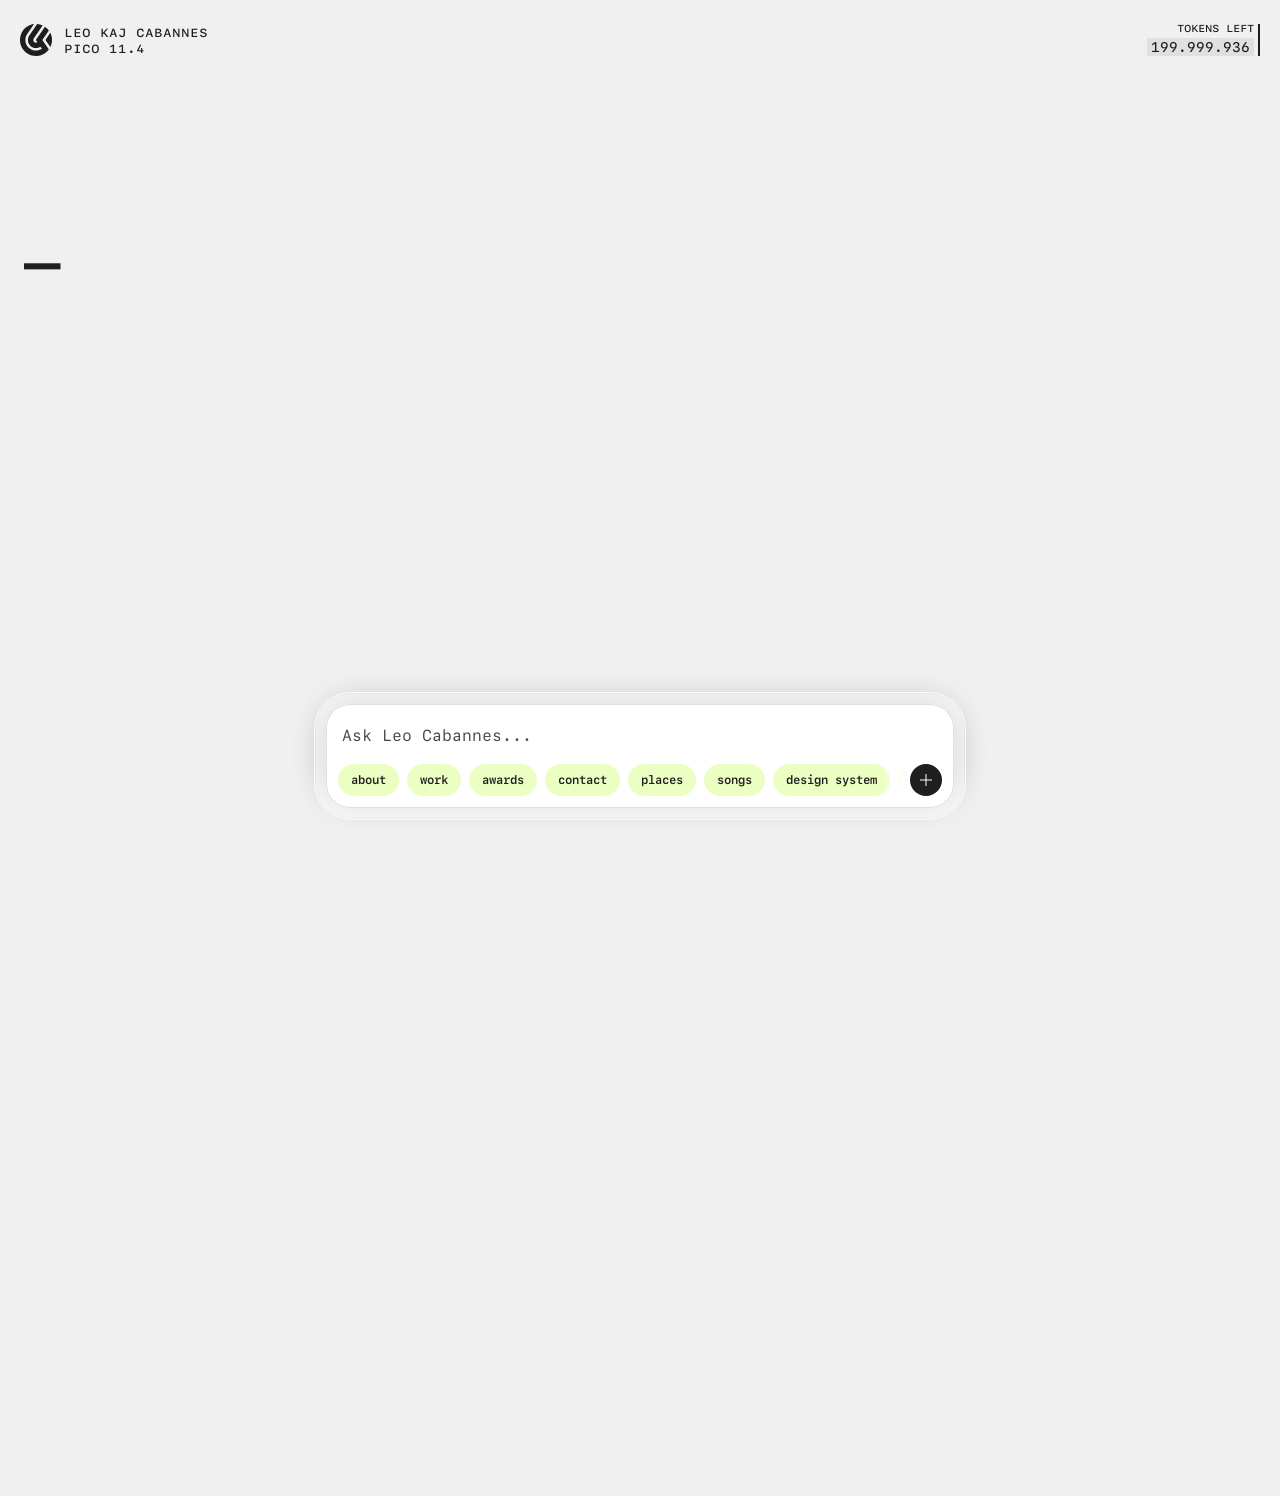
<file: index.html>
<!DOCTYPE html>
<html lang="en">
<head>
  <meta charset="UTF-8" />
  <meta name="viewport" content="width=device-width, initial-scale=1.0, viewport-fit=cover" />
  <title>Leo Cabannes — Human-centered designer crafting with, for, and within AI</title>
  <meta name="description" content="Portfolio of Leo Cabannes, Lead Designer (UX/UI) at Artefact in Paris, designing GenAI use cases for Business Intelligence." />
  <link rel="icon" type="image/svg+xml" href="assets/logo.svg" />
  <link rel="stylesheet" href="tokens.css?v=141" />
  <link rel="stylesheet" href="styles.css?v=239" />
</head>
<body
  data-screen="home"
  data-page-layout="hero"
  data-menu="closed"
  data-page-text-pending="true"
  data-shell-intro="playing"
  data-routing="hash"
>
  <div class="site-shell">

  <!-- SVG icon defs reused across the site -->
  <svg width="0" height="0" style="position:absolute" aria-hidden="true" focusable="false">
    <defs>
      <symbol id="i-corner-down-right" viewBox="0 0 24 24">
        <path d="M6 7v4a3 3 0 0 0 3 3h9m0 0-4-4m4 4-4 4" fill="none" stroke="currentColor" stroke-width="1" stroke-linecap="round" stroke-linejoin="round"/>
      </symbol>
      <symbol id="i-chevron-left" viewBox="0 0 24 24">
        <path d="m15 6-6 6 6 6" fill="none" stroke="currentColor" stroke-linecap="round" stroke-linejoin="round"/>
      </symbol>
      <symbol id="i-plus" viewBox="0 0 24 24">
        <path d="M12.5 11.5H18V12.5H12.5V18H11.5V12.5H6V11.5H11.5V6H12.5V11.5Z" fill="currentColor"/>
      </symbol>
      <symbol id="i-share" viewBox="0 0 24 24">
        <path d="M13 6.5H17.5V11" fill="none" stroke="currentColor" stroke-width="1" stroke-linecap="round" stroke-linejoin="round"/>
        <path d="M10 6.5H8.5C7.39543 6.5 6.5 7.39543 6.5 8.5V15.5C6.5 16.6046 7.39543 17.5 8.5 17.5H15.5C16.6046 17.5 17.5 16.6046 17.5 15.5V14" fill="none" stroke="currentColor" stroke-width="1" stroke-linecap="round"/>
        <path d="M17.5 6.5L12 12" fill="none" stroke="currentColor" stroke-width="1" stroke-linecap="round"/>
      </symbol>
      <symbol id="i-like" viewBox="0 0 24 24">
        <path d="M6.5 10.5C6.5 9.94772 6.94772 9.5 7.5 9.5H8C8.55228 9.5 9 9.94772 9 10.5V16.5C9 17.0523 8.55228 17.5 8 17.5H7.5C6.94772 17.5 6.5 17.0523 6.5 16.5V10.5Z" fill="none" stroke="currentColor" stroke-width="1"/>
        <path d="M12.2802 5.15761L9.20214 9.23261C9.07102 9.40619 9.00009 9.61778 9.00008 9.83531L8.99993 16.5C8.99992 17.0523 9.44764 17.5 9.99993 17.5L13.6576 17.5C15.0342 17.5 16.2341 16.5631 16.568 15.2276L17.3786 11.9851C17.6942 10.7228 16.7395 9.49999 15.4384 9.49999L12.9999 9.49999L13.6303 8.55852C14.4242 7.37281 14.0497 5.76283 12.8139 5.04934C12.6342 4.94558 12.4053 4.99201 12.2802 5.15761Z" fill="none" stroke="currentColor" stroke-width="1" stroke-linejoin="round"/>
      </symbol>
    </defs>
  </svg>

  <div class="safari-top-tint">
    <header class="top-bar site-header" data-shell-header>
      <a class="logo logo-lg logo-lg--topbar" href="#home" data-target="home" aria-label="Leo Cabannes home">
        <img src="assets/logo.svg" alt="" />
      </a>
      <div class="site-identity" aria-label="Portfolio identity">
        <span class="site-identity__name" data-leet-role="topbar" data-leet-text>Leo Kaj Cabannes</span>
        <button class="site-identity__version" type="button" aria-haspopup="listbox" aria-expanded="false" data-leet-role="topbar" data-leet-text>
          Pico 11.4
        </button>
      </div>

      <div class="token-counter" aria-label="Tokens left">
        <div class="token-counter__control">
          <div class="token-counter__stack">
            <span class="token-counter__label" data-leet-role="topbar" data-leet-text>Tokens left</span>
            <span class="token-counter__value" data-token-counter data-token-target="200000000">0</span>
          </div>
          <span class="token-counter__marker" aria-hidden="true"></span>
        </div>
      </div>
    </header>
  </div>

  <main id="main-content" class="app">
    <!-- =================== HOME =================== -->
    <section
      class="screen page page--hero"
      data-screen-name="home"
      data-default-screen
      data-page-layout="hero"
      data-page-intro="shell"
      aria-labelledby="home-title"
    >
      <a class="logo logo-lg page-logo--mobile" href="#home" data-target="home" aria-label="Leo Cabannes home">
        <img src="assets/logo.svg" alt="" />
      </a>

      <div class="page-hero">
        <h1 id="home-title" class="h1 page-title" data-leet-text>Human-centered designer crafting with, for, and within AI_</h1>
        <div class="page-content">
          <div class="message" data-message>
            <div class="message__body" data-message-body>
              <p class="lede" data-leet-text>Hello, world! I&rsquo;m a Paris based Lead Designer with 10 years of experience shipping B2B/B2C, AI-native and data-heavy digital products. I partner with stakeholders, PMs, data scientists and engineers to turn complex use cases into intuitive, scalable and measurable user experiences.</p>
              <p class="lede" data-leet-text>Recently I&rsquo;ve been focused on AI-assisted research, agentic workflows, and AI coding tools to frame opportunities, test product hypotheses, reduce ambiguity and move faster from product vision to impactful solutions.</p>
              <div class="message__continuation" data-reveal-on-scroll>
                <p class="lede" data-leet-text>Lorem ipsum dolor sit amet, consectetur adipiscing elit. Integer posuere, erat at commodo facilisis, lectus justo varius lorem, vitae luctus neque mauris sed est.</p>
                <p class="lede" data-leet-text>Sed ut perspiciatis unde omnis iste natus error sit voluptatem accusantium doloremque laudantium, totam rem aperiam eaque ipsa quae ab illo inventore.</p>
                <p class="lede" data-leet-text>At vero eos et accusamus et iusto odio dignissimos ducimus qui blanditiis praesentium voluptatum deleniti atque corrupti quos dolores.</p>
              </div>
            </div>

            <div class="message-actions" data-message-actions data-message-actions-state="hidden" data-message-actions-corrected="false" aria-label="Message actions">
              <div class="message-actions__buttons">
                <button type="button" class="message-action" data-action="share-message" aria-label="Share this message" title="Share">
                  <svg aria-hidden="true"><use href="#i-share"/></svg>
                </button>
                <button type="button" class="message-action" data-action="rate-message" data-rating="like" aria-label="Like this message" aria-pressed="false" title="Like">
                  <svg aria-hidden="true"><use href="#i-like"/></svg>
                </button>
                <button type="button" class="message-action message-action--dislike" data-action="rate-message" data-rating="dislike" aria-label="Dislike this message" aria-pressed="false" title="Dislike">
                  <svg aria-hidden="true"><use href="#i-like"/></svg>
                </button>
              </div>
              <time class="message-actions__time" data-message-generated-at data-leet-text aria-label="Message generated at"></time>
            </div>
          </div>

          <div class="suggestions" data-reveal-on-scroll aria-label="Suggested prompts">
          <p class="suggestions__title" data-leet-text data-viewport-fade>Dive deeper</p>
            <button type="button" class="suggestion" data-target="about" data-suggestion-state="hidden">
              <svg class="suggestion__icon" aria-hidden="true"><use href="#i-corner-down-right"/></svg>
              <span data-leet-text>Tell me more about yourself</span>
            </button>
            <button type="button" class="suggestion" data-target="work" data-href="work/" data-suggestion-state="hidden">
              <svg class="suggestion__icon" aria-hidden="true"><use href="#i-corner-down-right"/></svg>
              <span data-leet-text>Show me your latest work</span>
            </button>
            <button type="button" class="suggestion" data-target="contact" data-suggestion-state="hidden">
              <svg class="suggestion__icon" aria-hidden="true"><use href="#i-corner-down-right"/></svg>
              <span data-leet-text>How can I contact you?</span>
            </button>
          </div>
        </div>
      </div>
    </section>

    <!-- =================== ABOUT =================== -->
    <section class="screen page page--conversation" data-screen-name="about" data-page-layout="conversation" aria-labelledby="about-title" hidden>
      <header class="top-bar top-bar--conversation">
        <button type="button" class="back-button" data-action="back" data-viewport-fade aria-label="Go back">
          <svg class="back-button__icon" aria-hidden="true"><use href="#i-chevron-left"/></svg>
        </button>
        <h1 id="about-title" class="chat-bubble chat-bubble--selected question-chip" data-leet-grow="intrinsic" data-viewport-fade>
          <span class="chip__copy">
            <span class="chip__muted" data-leet-text>Tell me more</span>
            <span class="chip__keyword" data-leet-text>about</span>
            <span class="chip__muted" data-leet-text>yourself</span>
          </span>
        </h1>
      </header>

      <div class="subpage-content">
        <a class="logo logo-sm" href="#home" data-target="home" data-assistant-avatar data-assistant-avatar-state="hidden" data-viewport-fade aria-label="Leo Cabannes home">
          <img src="assets/logo.svg" alt="" />
        </a>

        <div class="message" data-message>
          <div class="message__body answer" data-message-body>
            <p data-reveal-on-scroll data-leet-text>Bonjour !</p>
            <p data-reveal-on-scroll data-leet-text>I&rsquo;m Leo, a <strong>Lead Designer (UX/UI)</strong> based in Paris managing a small team of researchers and product designers at Artefact.</p>
            <p data-reveal-on-scroll data-leet-text>Lately my focus has been on designing <strong>GenAI use cases</strong> for Business Intelligence. This pushed me to dig further into data analysis and data engineering, curious to discover how better data foundations can inspire innovative problem-solving products and/or features.</p>
            <p data-reveal-on-scroll data-leet-text>When I&rsquo;m not working, you might come across me and my bike in the train, heading out for a <strong>day-long gravel ride</strong> somewhere in France.</p>
          </div>

          <div class="message-actions" data-message-actions data-message-actions-state="hidden" data-message-actions-corrected="false" aria-label="Message actions">
            <div class="message-actions__buttons">
              <button type="button" class="message-action" data-action="share-message" aria-label="Share this message" title="Share">
                <svg aria-hidden="true"><use href="#i-share"/></svg>
              </button>
              <button type="button" class="message-action" data-action="rate-message" data-rating="like" aria-label="Like this message" aria-pressed="false" title="Like">
                <svg aria-hidden="true"><use href="#i-like"/></svg>
              </button>
              <button type="button" class="message-action message-action--dislike" data-action="rate-message" data-rating="dislike" aria-label="Dislike this message" aria-pressed="false" title="Dislike">
                <svg aria-hidden="true"><use href="#i-like"/></svg>
              </button>
            </div>
            <time class="message-actions__time" data-message-generated-at data-leet-text aria-label="Message generated at"></time>
          </div>
        </div>

        <div class="suggestions" data-reveal-on-scroll aria-label="Suggested prompts">
          <p class="suggestions__title" data-leet-text data-viewport-fade>Dive deeper</p>
          <button type="button" class="suggestion" data-target="work" data-href="work/" data-suggestion-state="hidden">
            <svg class="suggestion__icon" aria-hidden="true"><use href="#i-corner-down-right"/></svg>
            <span data-leet-text>Where have you worked?</span>
          </button>
          <button type="button" class="suggestion" data-target="about" data-suggestion-state="hidden">
            <svg class="suggestion__icon" aria-hidden="true"><use href="#i-corner-down-right"/></svg>
            <span data-leet-text>What schools did you go to?</span>
          </button>
        </div>
      </div>
    </section>

  </main>

  <!-- =================== CHAT INPUT (global, fixed) =================== -->
  <!-- Overlay sits OUTSIDE .chatbox-wrap on purpose: the wrap has a transform
       which would otherwise turn it into a containing block, breaking the
       overlay's fixed positioning and putting it above the chatbox in the
       stacking order. -->
  <div class="chatbox-overlay" data-action="close-menu" aria-hidden="true"></div>

  <nav class="chatbox-wrap" aria-label="Portfolio navigation">
    <div class="chatbox-clip">
      <div class="chatbox">
       <div class="chatbox__inner">
        <div class="chatbox__prompt">Ask Leo Cabannes...</div>

        <div class="chatbox__menu">
          <div class="chatbox__options" data-state="collapsed">
            <!-- Collapsed: small chips, single keyword -->
            <button type="button" class="chip chip--sm" data-target="about">about</button>
            <button type="button" class="chip chip--sm" data-target="work" data-href="work/">work</button>
            <button type="button" class="chip chip--sm" data-target="awards">awards</button>
            <button type="button" class="chip chip--sm" data-target="contact">contact</button>
            <button type="button" class="chip chip--sm" data-target="places">places</button>
            <button type="button" class="chip chip--sm" data-target="songs">songs</button>
            <button type="button" class="chip chip--sm" data-target="design-system" data-href="design-system/">design system</button>
            <button type="button" class="chip chip--sm" data-action="toggle-dark">dark mode</button>
          </div>

          <div class="chatbox__options chatbox__options--expanded" data-state="expanded">
            <!-- Expanded: big chips, framing words + keyword -->
            <button type="button" class="chat-bubble chip chip--bg" data-target="about">
              <span class="chip__copy">
                <span class="chip__muted" data-leet-text>Tell me more</span>
                <span class="chip__keyword" data-leet-text>about</span>
                <span class="chip__muted" data-leet-text>yourself</span>
              </span>
            </button>
            <button type="button" class="chat-bubble chip chip--bg" data-target="work" data-href="work/">
              <span class="chip__copy">
                <span class="chip__muted" data-leet-text>Show me your latest</span>
                <span class="chip__keyword" data-leet-text>work</span>
              </span>
            </button>
            <button type="button" class="chat-bubble chip chip--bg" data-target="awards">
              <span class="chip__copy">
                <span class="chip__muted" data-leet-text>Show me what</span>
                <span class="chip__keyword" data-leet-text>awards</span>
                <span class="chip__muted" data-leet-text>you&rsquo;ve got</span>
              </span>
            </button>
            <button type="button" class="chat-bubble chip chip--bg" data-target="contact">
              <span class="chip__copy">
                <span class="chip__muted" data-leet-text>How can I</span>
                <span class="chip__keyword" data-leet-text>contact</span>
                <span class="chip__muted" data-leet-text>you?</span>
              </span>
            </button>
            <button type="button" class="chat-bubble chip chip--bg" data-target="places">
              <span class="chip__copy">
                <span class="chip__muted" data-leet-text>Any favourite</span>
                <span class="chip__keyword" data-leet-text>places</span>
                <span class="chip__muted" data-leet-text>in Paris?</span>
              </span>
            </button>
            <button type="button" class="chat-bubble chip chip--bg" data-target="songs">
              <span class="chip__copy">
                <span class="chip__muted" data-leet-text>What are your top 10</span>
                <span class="chip__keyword" data-leet-text>songs</span>
                <span class="chip__muted" data-leet-text>?</span>
              </span>
            </button>
            <button type="button" class="chat-bubble chip chip--bg" data-target="design-system" data-href="design-system/">
              <span class="chip__copy">
                <span class="chip__muted" data-leet-text>Let me see the</span>
                <span class="chip__keyword" data-leet-text>design system</span>
              </span>
            </button>
            <button type="button" class="chat-bubble chip chip--bg" data-action="toggle-dark">
              <span class="chip__copy">
                <span class="chip__muted" data-leet-text>Switch to</span>
                <span class="chip__keyword" data-leet-text>dark mode</span>
              </span>
            </button>
          </div>

          <button type="button" class="menu-btn" data-action="toggle-menu" aria-label="Open suggestions" aria-expanded="false">
            <span class="menu-btn__label" data-leet-text data-leet-role="menu">close</span>
            <span class="menu-btn__icon">
              <svg aria-hidden="true"><use href="#i-plus"/></svg>
            </span>
          </button>
        </div>
       </div>
      </div>
    </div>
  </nav>

  </div>

  <script src="script.js?v=196"></script>
</body>
</html>
</file>
<file: tokens.css>
/* =============================================================
   Design tokens — LKC Portfolio
   Source of truth for colors, type, space, radii, shadows, etc.
   Each token group cites the Figma variable name in a comment
   so the system stays traceable to the design file.
   ============================================================= */

@font-face {
  font-family: "SF Mono Local";
  src: url("assets/fonts/SF-Mono-Light.otf") format("opentype");
  font-weight: 300;
  font-style: normal;
  font-display: swap;
}

@font-face {
  font-family: "SF Mono Local";
  src: url("assets/fonts/SF-Mono-LightItalic.otf") format("opentype");
  font-weight: 300;
  font-style: italic;
  font-display: swap;
}

@font-face {
  font-family: "SF Mono Local";
  src: url("assets/fonts/SF-Mono-Regular.otf") format("opentype");
  font-weight: 400;
  font-style: normal;
  font-display: swap;
}

@font-face {
  font-family: "SF Mono Local";
  src: url("assets/fonts/SF-Mono-RegularItalic.otf") format("opentype");
  font-weight: 400;
  font-style: italic;
  font-display: swap;
}

@font-face {
  font-family: "SF Mono Local";
  src: url("assets/fonts/SF-Mono-Medium.otf") format("opentype");
  font-weight: 500;
  font-style: normal;
  font-display: swap;
}

@font-face {
  font-family: "SF Mono Local";
  src: url("assets/fonts/SF-Mono-MediumItalic.otf") format("opentype");
  font-weight: 500;
  font-style: italic;
  font-display: swap;
}

@font-face {
  font-family: "SF Mono Local";
  src: url("assets/fonts/SF-Mono-Semibold.otf") format("opentype");
  font-weight: 600;
  font-style: normal;
  font-display: swap;
}

@font-face {
  font-family: "SF Mono Local";
  src: url("assets/fonts/SF-Mono-SemiboldItalic.otf") format("opentype");
  font-weight: 600;
  font-style: italic;
  font-display: swap;
}

@font-face {
  font-family: "SF Mono Local";
  src: url("assets/fonts/SF-Mono-Bold.otf") format("opentype");
  font-weight: 700;
  font-style: normal;
  font-display: swap;
}

@font-face {
  font-family: "SF Mono Local";
  src: url("assets/fonts/SF-Mono-BoldItalic.otf") format("opentype");
  font-weight: 700;
  font-style: italic;
  font-display: swap;
}

@font-face {
  font-family: "SF Mono Local";
  src: url("assets/fonts/SF-Mono-Heavy.otf") format("opentype");
  font-weight: 800;
  font-style: normal;
  font-display: swap;
}

@font-face {
  font-family: "SF Mono Local";
  src: url("assets/fonts/SF-Mono-HeavyItalic.otf") format("opentype");
  font-weight: 800;
  font-style: italic;
  font-display: swap;
}

:root {
  /* Colors (12) */
  --bg-page: #f0f0f0;
  --bg-surface: #ffffff;
  --bg-accent: #80c800;
  --bg-accent-subtle: #ebffc2;
  --bg-inverse: #1e1e1e;
  --fg-default: #1e1e1e;
  --fg-muted: #474747;
  --fg-accent: #80c800;
  --fg-leet-muted: #a8a8a8;
  --fg-on-dark: #ffffff;
  --border-default: #e0e0e0;
  --border-glass: rgba(255, 255, 255, 0.62);

  /* Spacing (10) — 4px base grid */
  --space-1: 4px;
  --space-2: 8px;
  --space-3: 12px;
  --space-4: 16px;
  --space-5: 20px;
  --space-6: 24px;
  --space-7: 28px;
  --space-8: 32px;
  --space-10: 40px;
  --space-14: 56px;

  /* Typography (12) */
  --font-family: "SF Mono Local", "SF Mono", "SFMono-Regular", ui-monospace, Menlo, Monaco, Consolas, monospace;
  --fw-regular: 400;
  --fw-medium: 500;
  --fw-semibold: 600;
  --fw-bold: 700;
  --fz-h1: 32px;
  --fz-body: 16px;
  --fz-paragraph: 14px;
  --fz-button-sm: 12px;
  --lh-h1: 36px;
  --lh-body: 24px;
  --lh-button-sm: 16px;

  /* Borders and radii (7) */
  --radius-action: 4px;
  --radius-sm: 8px;
  --radius-md: 24px;
  --radius-lg: 36px;
  --radius-chip: 40px;
  --size-icon: 24px;
  --stroke-thin: 1px;

  /* Effects and motion (5) */
  --shadow-floating: 0 4px 16px 4px rgba(0, 0, 0, 0.08);
  --shadow-leet-glow: 0 0 3px rgba(128, 200, 0, 0.95), 0 0 9px rgba(128, 200, 0, 0.72);
  --blur-glass: 12px;
  --easing-default: cubic-bezier(0.2, 0.8, 0.2, 1);
  --duration-fast: 150ms;
}
</file>
<file: styles.css>
/* =============================================================
   styles.css — base + components
   Shared foundations live in tokens.css. Component geometry stays local.
   ============================================================= */

/* =========================================================
   Reset
   ========================================================= */
*, *::before, *::after { box-sizing: border-box; }
html, body { margin: 0; padding: 0; }
button { font: inherit; color: inherit; background: none; border: 0; padding: 0; cursor: pointer; }
a { color: inherit; text-decoration: none; }
img { display: block; max-width: 100%; }
[hidden] { display: none !important; }

/* Responsive implementation values. These are component configuration,
   not portfolio-wide design decisions. */
:root {
  --frame-max: 402px;
  --gutter: var(--space-6);
  --safe-bottom: max(env(safe-area-inset-bottom), var(--space-4));
  --page-viewport-height: 100vh;
  --subpage-content-top: 80px;
  --subpage-content-item-gap: var(--space-3);
  --subpage-scroll-bottom: calc(var(--space-3) + 128px + var(--space-10));
  --project-card-reveal-duration: 480ms;
  --project-card-reveal-stagger: 120ms;
  --project-card-reveal-offset: 12px;
  --project-image-reveal-delay: 160ms;
  --viewport-reveal-threshold: 0.05;
}

/* =========================================================
   Page
   ========================================================= */
html {
  -webkit-text-size-adjust: 100%;
  background: var(--bg-page);
}

html:has(body[data-menu="open"]),
body[data-menu="open"] {
  overflow: hidden;
  overscroll-behavior: none;
}

body[data-menu="open"] {
  touch-action: none;
}

body {
  font-family: var(--font-family);
  font-size: var(--fz-body);
  line-height: var(--lh-body);
  color: var(--fg-default);
  background: transparent;
  min-height: var(--page-viewport-height);
  display: block;
  -webkit-font-smoothing: antialiased;
  -moz-osx-font-smoothing: grayscale;
}

/* Safari 26+ samples the direct background of qualifying fixed elements near
   the viewport edge when tinting its browser chrome. This wrapper contains the
   top bar while keeping its gradient separate from the filtered navbar layer. */
.safari-top-tint {
  display: contents;
}

@media (max-width: 767px) {
  @supports (-webkit-touch-callout: none) {
    .safari-top-tint {
      display: block;
      position: fixed;
      top: 0;
      left: 0;
      width: 100%;
      height: 80px;
      margin: 0;
      padding: 0;
      background: linear-gradient(
        to bottom,
        #f0f0f0 0,
        #f0f0f0 8px,
        rgba(240, 240, 240, 0.96) 17px,
        rgba(240, 240, 240, 0.84) 26px,
        rgba(240, 240, 240, 0.68) 35px,
        rgba(240, 240, 240, 0.5) 44px,
        rgba(240, 240, 240, 0.32) 53px,
        rgba(240, 240, 240, 0.16) 62px,
        rgba(240, 240, 240, 0.04) 71px,
        rgba(240, 240, 240, 0) 80px
      );
      pointer-events: none;
      z-index: 1000;
    }

    .safari-top-tint > .site-header {
      position: relative;
      top: auto;
      left: auto;
      pointer-events: auto;
    }
  }
}

.site-shell {
  width: 100%;
  min-height: var(--page-viewport-height);
  background: var(--bg-page);
}

.app {
  width: 100%;
  max-width: 100%;
  margin-inline: auto;
  min-height: var(--page-viewport-height);
  padding: var(--space-8) var(--gutter) calc(180px + var(--space-10) + var(--safe-bottom));
  position: relative;
}

/* =========================================================
   Screens
   ========================================================= */
.screen {
  display: flex;
  flex-direction: column;
  gap: var(--space-7);
}

/* Hero pages fill the viewport; the global chatbox overlays their bottom area. */
.screen[data-page-layout="hero"] {
  min-height: var(--page-viewport-height);
}
/* Hero pages own their vertical spacing so they can start at y=0 and
   grow naturally when its content needs to scroll behind the fixed chatbox. */
body[data-page-layout="hero"] .app {
  padding-top: 0;
  padding-bottom: 0;
}
.screen[data-page-layout="hero"] {
  justify-content: safe center;
  gap: 0;
  padding: 112px 0 180px;
}

.screen:not([data-page-layout="hero"]) {
  padding-top: 0;
  gap: var(--space-6);
}

body[data-screen="work"] .screen[data-page-layout="conversation"] {
  gap: calc(var(--space-6) * 2);
}

body[data-screen="work"] .message__body > .project-grid {
  margin-top: 0;
}

body:not([data-page-layout="hero"]) .app {
  padding-top: var(--subpage-content-top);
  padding-bottom: var(--subpage-scroll-bottom);
}

.subpage-content {
  display: flex;
  flex-direction: column;
  gap: 0;
  width: 100%;
  min-width: 0;
}

.subpage-content > .logo-sm {
  margin-top: 0;
}

.subpage-content > .logo-sm + .message {
  margin-top: var(--space-6);
}

[data-assistant-avatar] {
  opacity: 0;
  transform: scale(0.84);
  transform-origin: center;
  transition:
    opacity 250ms var(--easing-default),
    transform 250ms cubic-bezier(0.34, 1.15, 0.64, 1);
}

[data-assistant-avatar-state="visible"] {
  opacity: 1;
  transform: scale(1);
}

.subpage-content .project-grid {
  gap: var(--subpage-content-item-gap);
}
/* =========================================================
   Top bars (global shell + conversation variant)
   ========================================================= */
.top-bar {
  padding-top: var(--space-6);
}

.top-bar--conversation {
  display: grid;
  grid-template-columns: 44px minmax(0, 1fr);
  align-items: start;
  column-gap: var(--space-3);
  width: 100%;
  padding-top: 0px;
  min-height: 44px;
}

.top-bar--conversation > .back-button {
  grid-column: 1;
  grid-row: 1;
}

.top-bar--conversation > .question-chip {
  grid-column: 2;
  grid-row: 1;
  justify-self: end;
  width: fit-content;
  min-width: 0;
  max-width: 100%;
}

/* =========================================================
   Logo
   ========================================================= */
.logo { display: block; }
.logo img { width: 100%; height: 100%; }

.logo-lg { width: var(--space-14); height: var(--space-14); margin-bottom: 0; }
.logo-sm { width: 44px; height: 44px; margin-top: var(--space-6); }

/* =========================================================
   Back button
   ========================================================= */
.back-button {
  inline-size: 44px;
  block-size: 44px;
  flex: 0 0 44px;
  border-radius: var(--radius-lg);
  display: inline-flex;
  align-items: center;
  justify-content: center;
  color: var(--fg-default);
  background-color: rgba(255, 255, 255, 0.48);
  border: var(--stroke-thin) solid var(--border-glass);
  box-shadow: inset 0 1px 0 rgba(255, 255, 255, 0.24), inset 0 0 0 var(--stroke-thin) rgba(0, 0, 0, 0.03);
  backdrop-filter: blur(6px) saturate(180%);
  -webkit-backdrop-filter: blur(6px) saturate(180%);
  transition: background-color var(--duration-fast)
    var(--easing-default);
  -webkit-tap-highlight-color: transparent;
}

@media (hover: hover) {
  .back-button:hover {
    background-color: rgba(0, 0, 0, 0.04);
  }
}

.back-button:active {
  background-color: rgba(0, 0, 0, 0.08);
}

.back-button__icon {
  inline-size: var(--size-icon);
  block-size: var(--size-icon);
}

.back-button__icon :where(path, line, polyline) {
  stroke-width: var(--stroke-thin);
}

/* Page-level state for a chat bubble representing the user's prompt. */
.question-chip {
  margin: 0;
}

/* =========================================================
   Typography blocks
   ========================================================= */
.h1 {
  margin: 0;
  font-family: var(--font-family);
  font-size: var(--fz-h1);
  line-height: var(--lh-h1);
  font-weight: var(--fw-bold);
  color: var(--fg-default);
}

.lede {
  margin: var(--space-3) 0 0 0;
  font-size: var(--fz-paragraph);
  line-height: var(--lh-body);
  font-weight: var(--fw-regular);
  letter-spacing: 0;
  color: var(--fg-muted);
}

.page-hero {
  display: flex;
  flex-direction: column;
  gap: var(--space-3);
}

.site-header {
  position: sticky;
  top: 0;
  left: auto;
  width: calc(100vw - (2 * var(--space-6)));
  height: 80px;
  z-index: 30;
  padding: 0;
  margin: 0 auto;
  transform: none;
  transition: transform 300ms ease-in-out;
}

.site-header::before {
  content: "";
  position: absolute;
  top: 0;
  left: 50%;
  width: 100vw;
  height: 80px;
  z-index: 0;
  pointer-events: none;
  background: transparent;
  backdrop-filter: blur(8px);
  -webkit-backdrop-filter: blur(8px);
  mask-image: linear-gradient(
    to bottom,
    #000 0%,
    #000 35%,
    transparent 100%
  );
  -webkit-mask-image: linear-gradient(
    to bottom,
    #000 0%,
    #000 35%,
    transparent 100%
  );
  transform: translateX(-50%);
}

.site-header::after {
  content: none;
}

.site-header > * {
  z-index: 2;
}

.site-header .logo-lg--topbar {
  display: none;
}

.page-logo--mobile {
  flex: 0 0 var(--space-14);
  margin-bottom: var(--space-6);
}

.screen[data-page-layout="hero"] .page-hero {
  gap: var(--space-6);
  margin-bottom: 0;
}

.screen[data-page-layout="hero"] .lede {
  margin: 0;
}

.page-content {
  display: flex;
  flex-direction: column;
  gap: var(--space-10);
}

.message {
  display: flex;
  flex-direction: column;
  gap: var(--space-6);
  width: 100%;
}

.message__body {
  display: flex;
  flex-direction: column;
  gap: var(--space-6);
}

.message__body > .lede {
  margin: 0;
}

.message__continuation {
  display: flex;
  flex-direction: column;
  gap: var(--space-6);
}

.message__continuation > .lede {
  margin: 0;
}

.message-actions {
  display: flex;
  align-items: center;
  justify-content: flex-start;
  gap: var(--space-5);
  width: 100%;
  height: var(--space-6);
  color: var(--fg-muted);
}

.message-actions__buttons {
  display: flex;
  align-items: center;
  gap: var(--space-3);
  height: 100%;
}

.message-action {
  --message-action-index: 0;
  display: inline-flex;
  align-items: center;
  justify-content: center;
  width: var(--space-6);
  height: var(--space-6);
  border-radius: var(--radius-action);
  color: var(--fg-leet-muted);
  opacity: 1;
  transform: scale(1);
  transform-origin: center;
  transition:
    opacity 480ms var(--easing-default)
      calc(var(--message-action-index) * 90ms),
    transform 480ms cubic-bezier(0.34, 1.15, 0.64, 1)
      calc(var(--message-action-index) * 90ms),
    color 180ms var(--easing-default),
    background-color var(--duration-fast) var(--easing-default);
}

.message-action:nth-child(2) { --message-action-index: 1; }
.message-action:nth-child(3) { --message-action-index: 2; }

.message-actions[data-message-actions-state="hidden"] .message-action {
  opacity: 0;
  transform: scale(0.45);
}

.message-action[data-message-action-corrected="true"] {
  color: var(--fg-default);
}

@media (hover: hover) {
  .message-action:hover {
    background-color: #e0e0e0;
  }
}

.message-action:active {
  background-color: rgba(0, 0, 0, 0.08);
}

.message-action svg {
  width: 100%;
  height: 100%;
}

.message-action--dislike svg {
  transform: scaleY(-1);
}

.message-actions__time {
  --message-action-index: 3;
  font-family: var(--font-family);
  font-size: var(--fz-button-sm);
  line-height: var(--lh-button-sm);
  font-weight: var(--fw-medium);
  letter-spacing: 0;
  color: var(--fg-default);
  opacity: 0;
  translate: calc(-1 * var(--space-1)) 0;
  transition:
    opacity 480ms var(--easing-default),
    translate 480ms var(--easing-default);
}

.message-actions[data-message-actions-corrected="true"] .message-actions__time {
  opacity: 1;
  translate: 0 0;
}

.subpage-content > .message + .suggestions {
  margin-top: var(--space-10);
}

.suggestions {
  display: flex;
  flex-direction: column;
  gap: 0;
  width: 100%;
}

.suggestions__title {
  margin: 0 0 var(--space-3);
  font-size: 14px;
  line-height: 16px;
  font-weight: var(--fw-medium);
  letter-spacing: 0;
  font-variant-caps: all-small-caps;
  color: var(--fg-default);
}

[data-leet-text] {
  display: inline-block;
  white-space: pre-wrap;
  overflow-wrap: normal;
  word-break: normal;
}

.leet-char {
  display: inline-block;
  min-width: 0.28em;
  opacity: 1;
  transition:
    color 70ms linear,
    text-shadow 90ms linear;
}

.leet-char[data-leet-tone="muted"] {
  color: var(--fg-leet-muted);
  text-shadow: none;
  transition: text-shadow 90ms linear;
}

.leet-char[data-leet-tone="accent"] {
  color: var(--fg-accent);
  text-shadow: var(--shadow-leet-glow);
}

.h1 .leet-char {
  width: 1ch;
  min-width: 1ch;
  text-align: center;
}

.h1:is([data-leet-state="typing"], [data-leet-state="correcting"], [data-leet-state="ready"]) .leet-char[data-char="_"][data-typed="true"] {
  animation: terminal-underscore-blink 1000ms steps(1, end) infinite;
}

@keyframes terminal-underscore-blink {
  0%, 48% { opacity: 1; }
  49%, 100% { opacity: 0; }
}

.leet-word {
  display: inline-block;
  white-space: nowrap;
}

[data-leet-state="hidden"] .leet-char {
  opacity: 0;
}

/* =========================================================
   Answer (conversation body text)
   ========================================================= */
.answer {
  display: flex;
  flex-direction: column;
  gap: var(--space-6);
  font-size: var(--fz-paragraph);
  line-height: var(--lh-body);
  letter-spacing: 0;
  color: var(--fg-muted);
}
.answer p { margin: 0; }
.answer strong { color: var(--fg-default); font-weight: var(--fw-semibold); }
.answer .suggestions { margin-top: var(--space-6); }

/* =========================================================
   Suggestion row (link-like, with corner-down-right icon)
   ========================================================= */
.suggestion {
  position: relative;
  display: flex;
  align-items: center;
  gap: var(--space-2);
  width: 100%;
  height: 44px;
  padding: 0;
  background: var(--bg-page);
  color: var(--fg-default);
  font-size: 14px;
  font-weight: var(--fw-medium);
  line-height: 24px;
  text-align: left;
  transition: background-color var(--duration-fast) var(--easing-default);
}
.suggestion::after,
.suggestion:first-of-type::before {
  content: "";
  position: absolute;
  right: 0;
  left: 0;
  height: var(--stroke-thin);
  background: var(--border-default);
  transform: scaleX(1);
  transform-origin: left center;
  transition:
    transform 800ms linear
    var(--suggestion-line-delay, 0ms);
}
.suggestion::after {
  bottom: 0;
  --suggestion-line-delay: var(--suggestion-line-end-delay, 0ms);
}
.suggestion:first-of-type::before {
  top: 0;
  --suggestion-line-delay: 0ms;
}
.suggestion[data-suggestion-state="hidden"]::before,
.suggestion[data-suggestion-state="hidden"]::after {
  transform: scaleX(0);
}
.suggestion:hover { background: rgba(0, 0, 0, 0.03); }
.suggestion:hover .suggestion__icon {
  translate: var(--space-1) 0;
}
.suggestion__icon {
  width: var(--size-icon);
  height: var(--size-icon);
  flex: 0 0 var(--size-icon);
  color: var(--fg-leet-muted);
  opacity: 1;
  translate: 0 0;
  transform: scale(1);
  transform-origin: center;
  transition:
    opacity 1100ms var(--easing-default)
      var(--suggestion-icon-delay, 0ms),
    transform 1100ms cubic-bezier(0.34, 1.15, 0.64, 1)
      var(--suggestion-icon-delay, 0ms),
    color 180ms var(--easing-default),
    translate var(--duration-fast) var(--easing-default);
}

.suggestion[data-suggestion-icon-corrected="true"] .suggestion__icon {
  color: var(--fg-default);
}

.suggestion[data-suggestion-state="hidden"] .suggestion__icon {
  opacity: 0;
  transform: scale(0.45);
}

/* =========================================================
   Project grid (2-col masonry-ish)
   ========================================================= */
.project-grid {
  /* The medium row tracks the height of one half-width 171:148 card. */
  --project-card-sm-height: calc(43.2748538cqw - 5.192982px);
  display: grid;
  grid-template-columns: 1fr 1fr;
  gap: var(--space-3);
  container-type: inline-size;
}

.project-card {
  --project-card-border: #e9ebeb;
  position: relative;
  background: var(--bg-surface);
  border: var(--stroke-thin) solid var(--project-card-border);
  border-radius: var(--radius-sm);
  padding: 6px;
  overflow: hidden;
  isolation: isolate;
  display: block;
  transition:
    opacity var(--project-card-reveal-duration) var(--easing-default),
    translate var(--project-card-reveal-duration) var(--easing-default),
    transform 250ms var(--easing-default),
    box-shadow 250ms var(--easing-default);
}

.project-card[data-reveal-state="pending"],
.project-card[data-reveal-state="queued"] {
  opacity: 0;
  translate: 0 var(--project-card-reveal-offset);
}

.project-card[data-reveal-state="revealing"],
.project-card[data-reveal-state="revealed"] {
  opacity: 1;
  translate: 0 0;
}
.project-card:hover {
  transform: translateY(calc(-1 * 2px));
  box-shadow: 0 8px 24px rgba(0, 0, 0, 0.08);
}

.project-card--sm { aspect-ratio: 171 / 148; }
.project-card--md { grid-column: 1 / -1; height: var(--project-card-sm-height); }
.project-card--lg { grid-column: 1 / -1; aspect-ratio: 354 / 308; }

/* Image fills the card inside the shared card inset. The shared wrapper lets
   one card switch between image-backed and split layouts at a breakpoint. */
.project-card__image,
.project-card > img {
  position: absolute;
  inset: 6px;
  width: calc(100% - (2 * 6px));
  height: calc(100% - (2 * 6px));
  object-fit: cover;
  border-radius: 2px;
  z-index: 0;
  overflow: hidden;
}

.project-card__image img {
  position: absolute;
  inset: 0;
  width: 100%;
  height: 100%;
  object-fit: cover;
}

html[data-project-image-reveal="enabled"] img[data-pixel-reveal] {
  opacity: 0;
}

html[data-project-image-reveal="enabled"] img[data-pixel-reveal][data-pixel-state="ready"],
html[data-project-image-reveal="enabled"] img[data-pixel-reveal][data-pixel-state="revealing"],
html[data-project-image-reveal="enabled"] img[data-pixel-reveal][data-pixel-state="complete"] {
  opacity: 1;
}

.project-card__pixel-canvas {
  position: absolute;
  display: block;
  pointer-events: none;
  image-rendering: pixelated;
  will-change: opacity;
}

.project-card > .project-card__pixel-canvas {
  inset: 6px;
  width: calc(100% - (2 * 6px));
  height: calc(100% - (2 * 6px));
  border-radius: 2px;
  z-index: 0;
}

.project-card__image > .project-card__pixel-canvas {
  inset: 0;
  width: 100%;
  height: 100%;
  border-radius: inherit;
  z-index: 1;
}

/* Gradient overlay on image-backed cards (skip split card) */
.project-card:not(.project-card--split)::after {
  content: "";
  position: absolute;
  inset: 6px;
  border-radius: 2px;
  background: linear-gradient(
    to bottom,
    rgba(0, 0, 0, 0) 0%,
    rgba(0, 0, 0, 0.5) 100%
  );
  z-index: 1;
  pointer-events: none;
}

.project-card__title {
  position: absolute;
  left: 12px;
  right: 12px;
  bottom: 14px;
  z-index: 2;
  font-family: var(--font-family);
  font-size: 18px;
  line-height: 20px;
  font-weight: var(--fw-regular);
  letter-spacing: -0.36px;
  color: #ffffff;
  margin: 0;
}

.project-card__tag {
  position: absolute;
  top: var(--space-3);
  right: var(--space-3);
  z-index: 3;
  display: inline-grid;
  align-items: center;
  width: fit-content;
  height: var(--space-4);
  padding-block: 0;
  padding-inline: 4px;
  background: var(--bg-surface);
  border: var(--stroke-thin) solid var(--project-card-border);
  border-radius: 2px;
  font-size: 11px;
  line-height: 8px;
  font-weight: var(--fw-semibold);
  color: var(--fg-default);
  white-space: nowrap;
  opacity: 1;
  transform: translateY(0) scale(1);
  transition:
    opacity 250ms var(--easing-default),
    transform 250ms var(--easing-default);
}

.project-card__tag-progress,
.project-card__tag-done {
  grid-area: 1 / 1;
  align-items: center;
  justify-content: center;
  height: 8px;
  line-height: 8px;
  text-box-edge: cap alphabetic;
  text-box-trim: trim-both;
}

.project-card__tag-progress {
  display: inline-flex;
  gap: 0;
}

.project-card__tag-done {
  display: none;
}

.project-card__tag:is(
  [data-pixel-progress-state="done"],
  [data-pixel-progress-state="dismissing"]
) .project-card__tag-progress {
  display: none;
}

.project-card__tag:is(
  [data-pixel-progress-state="done"],
  [data-pixel-progress-state="dismissing"]
) .project-card__tag-done {
  display: inline-flex;
}

.project-card__tag[data-pixel-progress-state="dismissing"] {
  opacity: 0;
  transform:
    translateY(-4px)
    scale(0.96);
}

.project-card__tag[hidden] {
  display: none;
}

/* Split card: half title (dark), half image */
.project-card--split {
  display: grid;
  grid-template-columns: repeat(2, minmax(0, 1fr));
  gap: var(--space-6);
  padding: 6px;
}
.project-card--split > .project-card__title {
  position: static;
  display: block;
  align-self: end;
  min-width: 0;
  padding: 6px;
  color: var(--fg-default);
}
.project-card--split .project-card__image {
  position: relative;
  inset: auto;
  width: auto;
  height: auto;
  min-width: 0;
  border-radius: 2px;
  overflow: hidden;
}
.project-card--split .project-card__image::after {
  content: "";
  position: absolute;
  inset: 0;
  z-index: 2;
  border-radius: inherit;
  background: linear-gradient(
    to bottom,
    rgba(0, 0, 0, 0) 0%,
    rgba(0, 0, 0, 0.5) 100%
  );
  pointer-events: none;
}

/* The view timeline supplies top opacity for text and compact components.
   Project cards use their own scripted entry transition. */
@supports (animation-timeline: view()) {
  /* Cards own their entry opacity through data-reveal-state. Keeping them out
     of this scroll timeline prevents the two opacity animations fighting. */
  .screen :is(.h1, .lede, .answer) .leet-word,
  .screen[data-page-layout="hero"] .page-logo--mobile,
  .screen [data-viewport-fade],
  .screen .message-actions,
  .screen .suggestion {
    animation-name: content-viewport-opacity;
    animation-duration: 1ms;
    animation-timing-function: linear;
    animation-fill-mode: both;
    animation-timeline: view(
      block
      var(--space-6)
      var(--space-2)
    );
    animation-range: cover 0% cover 100%;
  }
}

@keyframes content-viewport-opacity {
  0%,
  8% {
    filter: opacity(0);
  }

  20%,
  100% {
    filter: opacity(var(--content-viewport-top-opacity, 1));
  }
}

.chatbox-wrap {
  position: fixed;
  left: var(--space-3);
  right: var(--space-3);
  bottom: var(--space-3);
  transform: none;
  width: auto;
  max-width: none;
  height: auto;
  z-index: 50;
  pointer-events: none;
  overflow: visible;
  border-radius: var(--radius-lg);
  box-shadow: none;
  transition:
    top       380ms cubic-bezier(0.34, 1.15, 0.64, 1),
    left      380ms cubic-bezier(0.34, 1.15, 0.64, 1),
    right     380ms cubic-bezier(0.34, 1.15, 0.64, 1),
    bottom    380ms cubic-bezier(0.34, 1.15, 0.64, 1),
    width     380ms cubic-bezier(0.34, 1.15, 0.64, 1),
    max-width 380ms cubic-bezier(0.34, 1.15, 0.64, 1),
    border-radius 380ms var(--easing-default),
    transform 380ms cubic-bezier(0.34, 1.15, 0.64, 1);
}

body[data-menu-closing="true"] .chatbox-wrap {
  z-index: calc(50 + 1);
}

.chatbox-wrap::before {
  content: "";
  position: absolute;
  inset: 0 0 var(--size-icon);
  z-index: 0;
  pointer-events: none;
  border-radius: inherit;
  background: var(--bg-inverse);
  filter: blur(var(--space-4));
  opacity: 0.24;
  transform: translateY(var(--space-2)) scale(0.98);
}

.chatbox-wrap::after {
  content: "";
  position: absolute;
  inset: 0;
  z-index: 2;
  pointer-events: none;
  border: var(--stroke-thin) solid var(--border-glass);
  border-radius: inherit;
  box-shadow: inset 0 0 0 var(--stroke-thin) rgba(0, 0, 0, 0.03);
}

.chatbox-clip {
  position: relative;
  z-index: 1;
  width: 100%;
  height: auto;
  /* The chatbox inside is laid out at its full open size; this inner
     clipper makes it grow upward while the outer wrap keeps its shadow. */
  display: flex;
  flex-direction: column;
  justify-content: flex-end;
  overflow: hidden;
  border-radius: inherit;
}

.chatbox {
  position: relative;
  padding: var(--space-3);
  background: rgba(255, 255, 255, 0.48);
  backdrop-filter: blur(6px) saturate(180%);
  -webkit-backdrop-filter: blur(6px) saturate(180%);
  border-radius: var(--radius-lg);
  box-shadow: inset 0 1px 0 rgba(255, 255, 255, 0.24);
  pointer-events: auto;
  /* The chatbox is laid out at its full open size; the wrap clips
     us so we appear to grow from the bottom up. Flex-shrink: 0 keeps
     the natural height during the wrap's height transition. */
  flex-shrink: 0;
  width: 100%;
  transition: padding 380ms cubic-bezier(0.34, 1.15, 0.64, 1);
}

body[data-shell-intro="playing"] .site-header .logo-lg,
body[data-shell-intro="playing"] .site-header .token-counter__marker {
  animation: terminal-navbar-flicker 900ms steps(1, end) both;
}

body[data-page-text-pending="true"] .screen:not([hidden]) .page-title {
  position: relative;
  color: transparent;
}

body[data-page-text-pending="true"] .screen:not([hidden]) .page-title::after {
  content: "_";
  position: absolute;
  inset: 0 auto auto 0;
  color: var(--fg-default);
  animation: terminal-title-wait 1000ms steps(1, end) infinite;
}

@keyframes terminal-title-wait {
  0%, 49% { opacity: 1; }
  50%, 100% { opacity: 0; }
}

@keyframes terminal-navbar-flicker {
  0% { opacity: 0; filter: brightness(1.8); }
  12% { opacity: 0.35; filter: brightness(1.25); }
  20% { opacity: 0.08; filter: brightness(1.6); }
  31% { opacity: 0.82; filter: brightness(1.08); }
  38% { opacity: 0.18; filter: brightness(1.35); }
  52% { opacity: 0.94; filter: brightness(1.02); }
  64% { opacity: 0.58; filter: brightness(1.12); }
  78% { opacity: 0.96; filter: brightness(1); }
  100% { opacity: 1; filter: none; }
}

body[data-menu="open"] .chatbox {
  padding: var(--space-4);
}

.chatbox__inner {
  position: relative; /* anchors the absolutely-positioned .menu-btn */
  background: var(--bg-surface);
  border: 0;
  border-radius: var(--radius-md);
  padding: var(--space-5) var(--space-3) var(--space-3);
  display: flex;
  flex-direction: column;
  gap: var(--space-4);
  overflow: hidden;
  box-shadow: inset 0 0 0 var(--stroke-thin) var(--border-default);
  cursor: pointer;
}

body[data-menu="open"] .chatbox__inner {
  padding-bottom: calc(
    var(--space-3)
    + 32px
    + var(--space-2)
  );
}

.chatbox__prompt {
  position: relative;
  z-index: 2;
  padding: 0 var(--space-1);
  font-size: var(--fz-body);
  line-height: var(--lh-body);
  font-weight: var(--fw-regular);
  color: var(--fg-muted);
}

.chatbox__menu {
  display: flex;
  align-items: flex-end;
  gap: var(--space-1);
  min-width: 0;
  flex: 0 0 32px;
  height: 32px;
}

.chatbox__menu::before,
.chatbox__menu::after {
  content: "";
  position: absolute;
  bottom: var(--space-3);
  z-index: 2;
  width: var(--size-icon);
  height: 32px;
  opacity: 1;
  pointer-events: none;
  transition: opacity 180ms var(--easing-default);
}

.chatbox__menu::before {
  left: calc(var(--space-3) - var(--stroke-thin));
  width: calc(var(--size-icon) + var(--stroke-thin));
  background: linear-gradient(to right, var(--bg-surface), rgba(255, 255, 255, 0));
}

.chatbox__menu::after {
  right: calc(var(--space-3) + 36px);
  background: linear-gradient(to right, rgba(255, 255, 255, 0), var(--bg-surface));
}

.chatbox__options {
  position: relative;
  display: flex;
  flex: 1 1 0;
  height: 32px;
  min-width: 0;
  gap: var(--space-2);
  align-items: center;
  overflow-x: auto;
  overflow-y: hidden;
  scrollbar-width: none;
  -ms-overflow-style: none;
}

/* Reserve right-side space for the absolutely-pinned menu-btn so the
   horizontal chip row doesn't slide underneath it. */
.chatbox__options[data-state="collapsed"] {
  flex: 0 0 calc(100% - 36px);
  width: calc(100% - 36px);
}
.chatbox__options::-webkit-scrollbar { display: none; }

.chatbox__options--expanded {
  display: none;
  flex: 0 1 auto;
  flex-direction: column;
  align-items: flex-start;
  width: 100%;
  height: auto;
  gap: var(--space-2);
  overflow: visible;
}

.chatbox__fade { display: none; } /* replaced by CSS mask */

/* =========================================================
   Chip — green pill, used in the chatbox suggestions
   ---------------------------------------------------------
   Anatomy:
     <button class="chip chip--sm">about</button>

     <button class="chat-bubble chip chip--bg">
       <span class="chip__copy">
         <span class="chip__muted">Tell me more</span>
         <span class="chip__keyword">about</span>
         <span class="chip__muted">yourself</span>
       </span>
     </button>

   Sizes:
     .chip--sm   — single keyword, used when the menu is closed
     .chip--bg   — multi-word with green framing, used when open

   States:
     :hover                 — rollover
     :active                — pressed
     [aria-current="page"]  — current screen indicator (subtle border)
   ========================================================= */
.chip {
  display: inline-flex;
  flex: 0 0 auto;
  align-items: center;
  justify-content: flex-start;
  gap: 3px;
  background: var(--bg-accent-subtle);
  border: var(--stroke-thin) solid transparent;
  border-radius: var(--radius-chip);
  color: var(--fg-default);
  font-weight: var(--fw-semibold);
  overflow: hidden;
  white-space: nowrap;
  transition:
    background-color var(--duration-fast) var(--easing-default),
    transform var(--duration-fast) var(--easing-default);
}

/* Sizes */
.chip--sm {
  height: 32px;
  padding: 0 var(--space-3);
  font-size: var(--fz-button-sm);
  line-height: var(--lh-button-sm);
  font-weight: var(--fw-semibold);
}

.chat-bubble {
  display: inline-flex;
  flex-wrap: wrap;
  align-items: center;
  justify-content: flex-start;
  gap: 3px;
  min-height: 44px;
  height: auto;
  max-width: 100%;
  padding: var(--space-3) var(--space-4);
  background: var(--bg-accent-subtle);
  border: var(--stroke-thin) solid transparent;
  border-radius: var(--radius-chip);
  font-size: 14px;
  line-height: 18px;
  font-weight: var(--fw-semibold);
  color: var(--fg-accent);
  overflow: hidden;
  white-space: normal;
}

.chat-bubble--selected {
  border-color: var(--border-default);
}

/* Anatomy (only meaningful in --bg) */
.chip__copy {
  display: block;
  max-width: 100%;
  font-size: 0;
  line-height: 0;
  white-space: normal;
  text-align: left;
}

.chip__copy > * {
  font-size: 14px;
  line-height: 18px;
  vertical-align: top;
}

.chip__copy > * {
  margin-right: 0;
}

.chip__copy > .chip__muted:first-child:not([data-leet-collapsed="true"]) {
  margin-right: 8px;
}

.chip__copy > .chip__keyword:has(+ .chip__muted:not([data-leet-collapsed="true"])) {
  margin-right: 8px;
}

.chat-bubble .chip__muted[data-leet-text] {
  display: inline;
  white-space: normal;
}

.chat-bubble .chip__muted[data-leet-collapsed="true"] {
  display: none;
}

.chip__muted   { color: var(--fg-accent); }
.chip__keyword { color: var(--fg-default); }

/* Base states (apply to both sizes) */
.chip:hover  { background: #daff99; }
.chip:active { transform: scale(0.97); }
.chip[aria-current="page"] { border-color: var(--border-default); }

/* Stronger states for the big chip — the primary affordance when the menu is open */
.chip--bg:active                          { background: #daff99; }
.chip--bg[aria-current="page"]            {
  border-color: var(--border-default);
}

/* Menu (toggle) button — pinned bottom-right of the inner pill, always
   on top of the chips regardless of menu state. */
.menu-btn {
  position: absolute;
  bottom: var(--space-3);
  right: var(--space-3);
  z-index: 3;
  display: inline-flex;
  align-items: center;
  justify-content: center;
  gap: 0;
  width: 32px;
  height: 32px;
  padding: var(--space-1);
  background: var(--bg-inverse);
  color: var(--fg-on-dark);
  border-radius: 72px;
  overflow: hidden;
  transition:
    width 460ms cubic-bezier(0.34, 1.15, 0.64, 1),
    padding 460ms cubic-bezier(0.34, 1.15, 0.64, 1),
    background-color var(--duration-fast) var(--easing-default);
}
.menu-btn:hover { background: var(--bg-inverse); }
.menu-btn__label {
  display: inline-block;
  max-width: 0;
  opacity: 0;
  color: var(--fg-on-dark);
  font-size: var(--fz-button-sm);
  font-weight: var(--fw-semibold);
  line-height: var(--lh-button-sm);
  white-space: nowrap;
  transition: max-width 460ms cubic-bezier(0.34, 1.15, 0.64, 1);
}
.menu-btn__icon {
  display: inline-flex;
  align-items: center;
  justify-content: center;
  width: var(--size-icon);
  height: var(--size-icon);
  transform-origin: center;
  transition: transform 520ms cubic-bezier(0.34, 1.15, 0.64, 1);
}
.menu-btn__icon svg {
  width: var(--size-icon);
  height: var(--size-icon);
}

/* =========================================================
   Menu-open state
   ========================================================= */
/* Transparent click-catcher — closes the menu when the user taps outside */
.chatbox-overlay {
  position: fixed;
  inset: 0;
  background: rgba(0, 0, 0, 0.08);
  opacity: 0;
  pointer-events: none;
  z-index: 40;
  transition: opacity 250ms var(--easing-default);
}

.site-identity,
.token-counter {
  display: flex;
  position: absolute;
  top: var(--space-6);
  font-size: 14px;
  line-height: 16px;
  font-weight: var(--fw-medium);
  letter-spacing: 0;
  color: var(--fg-default);
}

.site-identity {
  left: 0;
  flex-direction: column;
  font-variant-caps: all-small-caps;
  white-space: nowrap;
}

.site-identity__version {
  font: inherit;
  line-height: inherit;
  letter-spacing: inherit;
  text-align: left;
}

.token-counter {
  right: 0;
  align-items: flex-start;
  gap: var(--space-2);
}

.token-counter__control {
  display: flex;
  align-items: flex-end;
  justify-content: flex-end;
  height: 32px;
  gap: var(--space-1);
}

.token-counter__stack {
  display: flex;
  flex-direction: column;
  align-items: flex-end;
  gap: 6px;
}

.token-counter__label {
  align-self: flex-end;
  font-family: var(--font-family);
  font-size: 12px;
  line-height: var(--space-2);
  font-weight: var(--fw-medium);
  font-variant-caps: all-small-caps;
  letter-spacing: 0;
  text-align: right;
}

.token-counter__value {
  display: inline-flex;
  flex: 0 0 auto;
  align-items: center;
  width: fit-content;
  height: 18px;
  padding: 0 var(--space-1);
  background: #e0e0e0;
  line-height: inherit;
  text-align: right;
}

.token-counter__marker {
  width: 2px;
  height: 32px;
  background: var(--bg-inverse);
}

body[data-menu="open"] .chatbox-overlay {
  opacity: 1;
  pointer-events: auto;
}

body[data-menu="open"] .chatbox-wrap {
  left: var(--space-2);
  right: var(--space-2);
  bottom: var(--space-2);
  width: auto;
  max-width: none;
  border-radius: 40px;
}

body[data-menu="open"] .chatbox__menu::before,
body[data-menu="open"] .chatbox__menu::after {
  opacity: 0;
}
body:not([data-menu-closing="true"]) .chatbox__menu:has(.chatbox__options[data-state="collapsed"][data-at-start])::before {
  opacity: 0;
}
body:not([data-menu-closing="true"]) .chatbox__menu:has(.chatbox__options[data-state="collapsed"]:not([data-user-scrolled]))::before {
  opacity: 0;
}
body:not([data-menu-closing="true"]) .chatbox__menu:has(.chatbox__options[data-state="collapsed"][data-at-end])::after {
  opacity: 0;
}
body[data-menu="open"] .chatbox__options[data-state="collapsed"] { display: none; }
body[data-menu="open"] .chatbox__options[data-state="expanded"]  { display: flex; }
body[data-menu-closing="true"] .chatbox__menu::after {
  opacity: 1;
}
body[data-menu-closing="true"] .chatbox__menu::before {
  opacity: 0;
}
body[data-menu-closing="true"] .chatbox__options[data-state="collapsed"] .chip { visibility: hidden; }

body[data-menu="open"] .chatbox__menu {
  flex: 0 1 auto;
  height: auto;
  flex-direction: column;
  align-items: stretch;
  gap: var(--space-2);
}

body[data-menu="open"] .menu-btn {
  gap: var(--space-1);
  justify-content: flex-end;
  width: 76px;
  padding: var(--space-1) var(--space-1) var(--space-1) var(--space-4);
}
body[data-menu="open"] .menu-btn__label {
  max-width: var(--space-8);
  animation:
    menu-button-label-in
    320ms
    var(--easing-default)
    220ms
    both;
}
body[data-menu="open"] .menu-btn__icon { transform: rotate(0.625turn); }

@keyframes menu-button-label-in {
  from {
    opacity: 0;
    translate: 6px 0;
  }
  to {
    opacity: 1;
    translate: 0 0;
  }
}

/* =========================================================
   Focus visibility
   ========================================================= */
:focus-visible {
  outline: none;
  box-shadow: 0 0 0 2px var(--bg-surface), 0 0 0 4px var(--bg-accent);
}

/* =========================================================
   Responsive tweaks
   ========================================================= */
@media (max-width: 767px) {
  .site-header[data-scroll-hidden] {
    transform: translateY(-128px);
  }
}

@media (min-width: 768px) {
  :root {
    --frame-max: calc(1336px - (2 * 20px));
    --gutter: 0;
    --safe-bottom: 0;
    --subpage-content-top: calc(80px + 0px);
    --subpage-content-item-gap: var(--space-6);
    --subpage-scroll-bottom: calc(
      80px
      + 128px
      + var(--space-10)
    );
  }

  body[data-screen="work"] .project-grid {
    /* At the 1296px cap: 3 × 416px columns, 24px gaps and 350px rows. */
    --project-card-desktop-row-height: min(
      350px,
      calc(28.0448718vw - 24.6794872px)
    );
    align-self: center;
    width: min(1296px, calc(100vw - 40px));
    max-width: none;
    grid-template-columns: repeat(3, minmax(0, 1fr));
    grid-auto-flow: row;
    grid-auto-rows: var(--project-card-desktop-row-height);
    gap: var(--space-6);
  }

  body[data-screen="work"] .project-card--sm {
    grid-column: span 1;
    grid-row: span 1;
    height: 100%;
    aspect-ratio: auto;
  }

  body[data-screen="work"] .project-card--md {
    grid-column: span 2;
    grid-row: span 1;
    height: 100%;
    gap: calc(var(--space-8) + var(--space-1));
  }

  body[data-screen="work"] .project-card--lg {
    grid-column: span 2;
    grid-row: span 2;
    height: 100%;
    aspect-ratio: auto;
  }

  .app {
    max-width: 1336px;
    padding: 80px 20px;
  }

  .screen[data-page-layout="hero"] {
    display: grid;
    grid-template-columns: repeat(16, minmax(0, 1fr));
    column-gap: 24px;
    align-content: start;
    position: relative;
    min-height: var(--page-viewport-height);
    padding: calc(80px + 112px) 0 calc(80px + 128px + var(--space-10));
  }

  .site-header {
    position: fixed;
    top: 0;
    left: 50%;
    width: min(calc(1336px - (2 * 20px)), calc(100vw - (2 * 20px)));
    height: 80px;
    z-index: 30;
    padding: 0;
    margin: 0;
    transform: translateX(-50%);
  }

  .site-header::before {
    content: "";
    position: absolute;
    top: 0;
    left: 50%;
    width: 100vw;
    height: 80px;
    z-index: 0;
    pointer-events: none;
    background: transparent;
    backdrop-filter: blur(8px);
    -webkit-backdrop-filter: blur(8px);
    mask-image: linear-gradient(
      to bottom,
      #000 0%,
      #000 35%,
      transparent 100%
    );
    -webkit-mask-image: linear-gradient(
      to bottom,
      #000 0%,
      #000 35%,
      transparent 100%
    );
    transform: translateX(-50%);
  }

  .site-header > * {
    z-index: 2;
  }

  .screen[data-page-layout="hero"] .logo-lg {
    position: absolute;
    top: var(--space-6);
    left: 0;
    width: 32px;
    height: 32px;
  }

  .site-header .logo-lg {
    display: block;
    position: absolute;
    top: var(--space-6);
    left: 0;
    width: 32px !important;
    height: 32px !important;
  }

  .page-logo--mobile {
    display: none;
  }

  .site-identity {
    top: var(--space-6);
    left: calc(32px + var(--space-3));
  }

  body:not([data-screen="home"]) .site-header .logo-lg {
    display: none;
  }

  body:not([data-screen="home"]) .site-header .site-identity {
    left: 0;
  }

  .token-counter {
    top: var(--space-6);
  }

  .screen[data-page-layout="hero"] .page-hero {
    position: relative;
    grid-column: 1 / -1;
    top: auto;
    left: auto;
    width: 100%;
    gap: var(--space-10);
    margin: 0;
    align-items: stretch;
  }

  .screen[data-page-layout="hero"] .h1 {
    width: 100%;
    max-width: calc(1336px - (2 * 20px));
    font-size: 72px;
    line-height: 80px;
    font-weight: var(--fw-medium);
  }

  .screen[data-page-layout="hero"] .page-content {
    width: min(100%, 628px);
    max-width: 628px;
    margin: 0 auto;
  }

  .screen[data-page-layout="hero"] .lede {
    width: 100%;
    max-width: none;
    margin: 0;
  }

  .chatbox-wrap {
    left: 50%;
    right: auto;
    bottom: 80px;
    transform: translateX(-50%);
    width: 652px;
    max-width: 652px;
  }

  body[data-menu="open"] .chatbox-wrap {
    left: 50%;
    right: auto;
    bottom: calc(80px - var(--space-1));
    width: min(calc(100% - var(--space-8)), calc(652px + var(--space-2)));
    max-width: calc(652px + var(--space-2));
  }

  .screen:not([data-page-layout="hero"]) {
    max-width: 628px;
    margin: 0 auto;
    padding: 0;
  }
}

@media (prefers-reduced-motion: reduce) {
  *, *::before, *::after {
    transition: none !important;
    animation: none !important;
  }

  body[data-menu="open"] .menu-btn__label {
    opacity: 1;
  }
}

.subpage-content > .logo-sm + .message {
  margin-top: var(--space-6);
}
</file>
